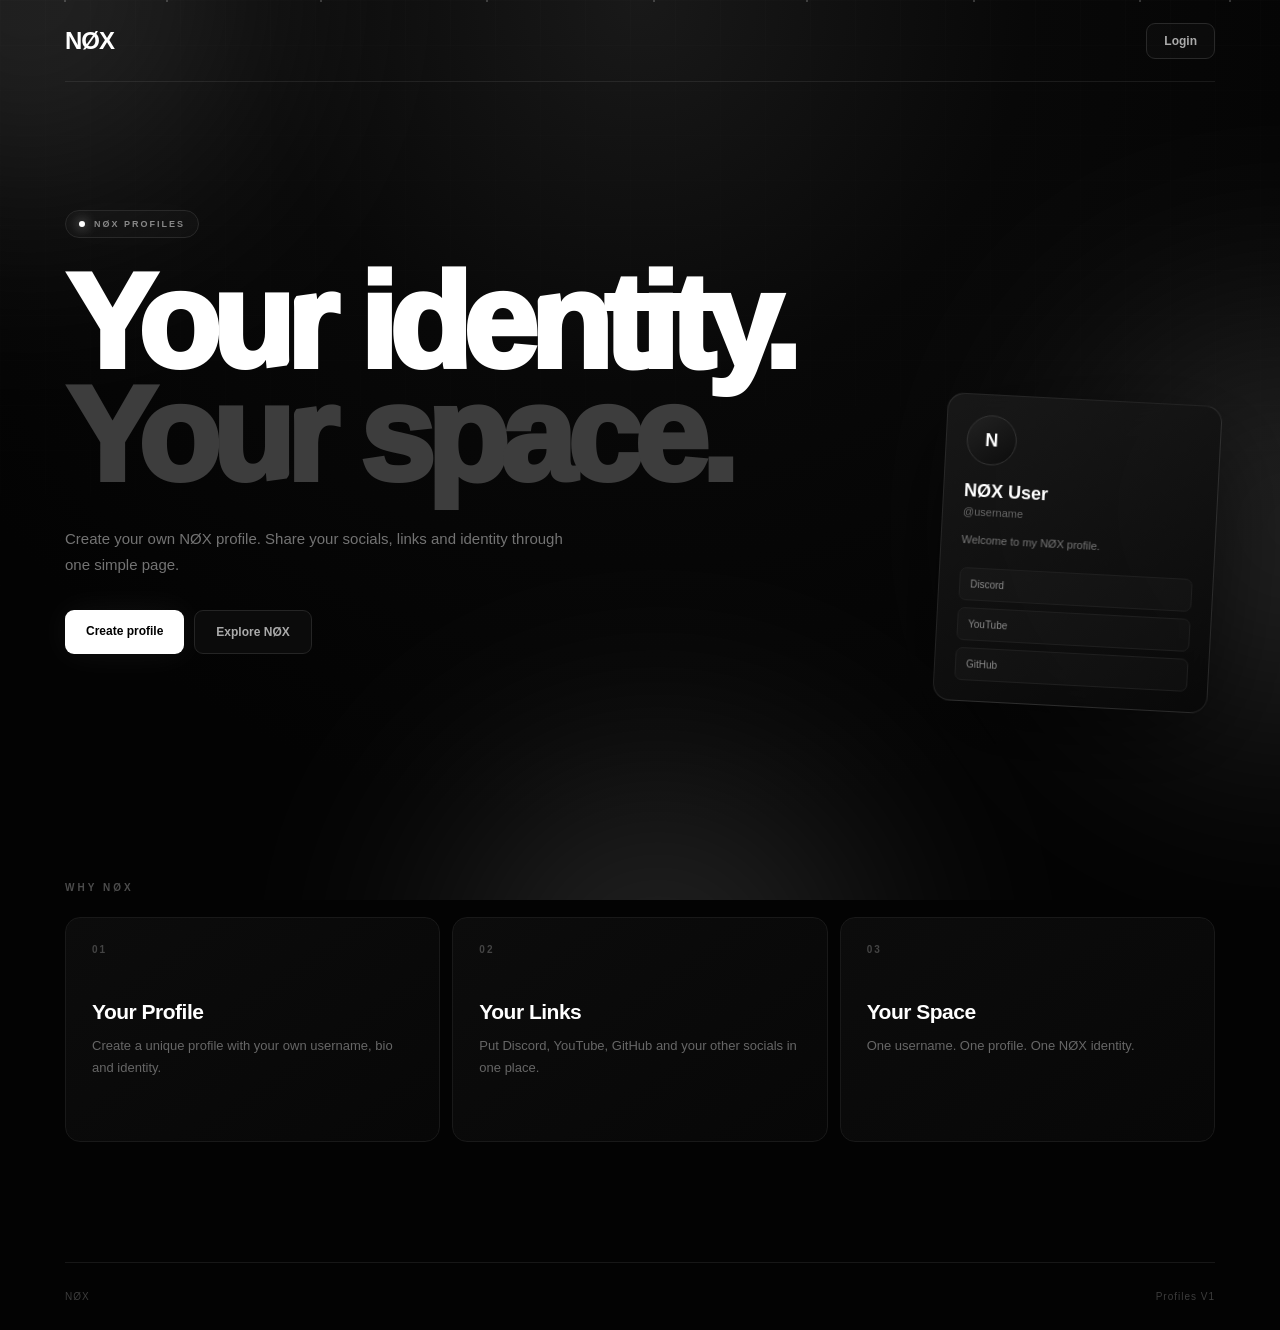
<file: index.html>
<!DOCTYPE html>
<html lang="es">
<head>
<meta charset="UTF-8">
<meta name="viewport" content="width=device-width, initial-scale=1.0">
<meta name="theme-color" content="#050505">

<title>NØX — Profiles</title>

<style>
/* =========================
   RESET
========================= */

* {
    margin: 0;
    padding: 0;
    box-sizing: border-box;
}

html {
    scroll-behavior: smooth;
}

body {
    min-height: 100vh;
    overflow-x: hidden;

    background: #030303;
    color: #fff;

    font-family:
        Inter,
        Arial,
        Helvetica,
        sans-serif;
}

/* =========================
   BACKGROUND
========================= */

.background {
    position: fixed;
    inset: 0;

    overflow: hidden;

    z-index: -10;

    background:
        radial-gradient(
            circle at 50% 0%,
            #191919 0%,
            #080808 35%,
            #030303 75%
        );
}

.grid {
    position: absolute;
    inset: 0;

    opacity: .25;

    background-image:
        linear-gradient(
            rgba(255,255,255,.035) 1px,
            transparent 1px
        ),
        linear-gradient(
            90deg,
            rgba(255,255,255,.035) 1px,
            transparent 1px
        );

    background-size: 45px 45px;

    mask-image:
        linear-gradient(
            to bottom,
            black,
            transparent 90%
        );
}

/* LIGHT ORBS */

.orb {
    position: absolute;

    width: 420px;
    height: 420px;

    border-radius: 50%;

    filter: blur(120px);

    opacity: .13;

    background: white;

    animation: orbMove 12s ease-in-out infinite;
}

.orb.one {
    top: -220px;
    left: -180px;
}

.orb.two {
    right: -220px;
    top: 35%;

    animation-delay: -5s;
}

.orb.three {
    bottom: -280px;
    left: 35%;

    animation-delay: -8s;
}

@keyframes orbMove {

    0%,100% {
        transform:
            translate3d(0,0,0)
            scale(1);
    }

    50% {
        transform:
            translate3d(50px,35px,0)
            scale(1.15);
    }
}

/* =========================
   PARTICLES
========================= */

.particles {
    position: absolute;
    inset: 0;
}

.particle {
    position: absolute;

    width: 2px;
    height: 2px;

    border-radius: 50%;

    background: white;

    opacity: .25;

    animation:
        particleMove
        linear
        infinite;
}

@keyframes particleMove {

    from {
        transform:
            translateY(110vh)
            scale(.5);
    }

    50% {
        opacity: .35;
    }

    to {
        transform:
            translateY(-20vh)
            scale(1);
        opacity: 0;
    }
}

/* =========================
   MAIN
========================= */

.container {
    width: min(1150px, 92%);

    margin: auto;
}

/* =========================
   NAVBAR
========================= */

nav {
    height: 82px;

    display: flex;
    align-items: center;
    justify-content: space-between;

    border-bottom:
        1px solid
        rgba(255,255,255,.08);

    animation:
        navIn
        .8s
        ease
        both;
}

@keyframes navIn {

    from {
        opacity: 0;
        transform: translateY(-18px);
    }

    to {
        opacity: 1;
        transform: translateY(0);
    }
}

.logo {
    color: white;

    text-decoration: none;

    font-size: 24px;

    font-weight: 900;

    letter-spacing: -1px;
}

.logo:hover {
    opacity: .75;
}

/* LOGIN */

.login {
    position: relative;

    padding: 10px 17px;

    border:
        1px solid
        #292929;

    border-radius: 9px;

    background: rgba(255,255,255,.025);

    color: #aaa;

    text-decoration: none;

    font-size: 12px;

    font-weight: 700;

    transition:
        .25s ease;
}

.login:hover {
    color: #000;

    background: #fff;

    border-color: #fff;

    transform:
        translateY(-2px);
}

/* =========================
   HERO
========================= */

.hero {
    min-height: 700px;

    display: flex;
    align-items: center;

    position: relative;
}

.hero-content {
    max-width: 850px;

    animation:
        heroIn
        1s
        cubic-bezier(.2,.8,.2,1)
        both;
}

@keyframes heroIn {

    from {
        opacity: 0;

        transform:
            translateY(35px)
            scale(.98);
    }

    to {
        opacity: 1;

        transform:
            translateY(0)
            scale(1);
    }
}

/* BADGE */

.badge {
    width: fit-content;

    display: flex;
    align-items: center;
    gap: 9px;

    padding: 8px 13px;

    border:
        1px solid
        #292929;

    border-radius: 100px;

    background:
        rgba(255,255,255,.025);

    color: #888;

    font-size: 9px;

    font-weight: 800;

    letter-spacing: 2px;

    box-shadow:
        0 0 35px
        rgba(255,255,255,.025);
}

.badge-dot {
    width: 6px;
    height: 6px;

    border-radius: 50%;

    background: white;

    box-shadow:
        0 0 12px
        rgba(255,255,255,.8);

    animation:
        pulse
        2s
        infinite;
}

@keyframes pulse {

    0%,100% {
        opacity: .5;
        transform: scale(.8);
    }

    50% {
        opacity: 1;
        transform: scale(1.2);
    }
}

/* TITLE */

h1 {
    margin-top: 28px;

    font-size:
        clamp(
            62px,
            10.5vw,
            135px
        );

    line-height: .84;

    letter-spacing:
        clamp(
            -8px,
            -0.7vw,
            -5px
        );

    font-weight: 950;
}

.title-gray {
    color: #3d3d3d;
}

/* DESCRIPTION */

.description {
    max-width: 520px;

    margin-top: 34px;

    color: #737373;

    font-size: 15px;

    line-height: 1.75;
}

/* =========================
   BUTTONS
========================= */

.buttons {
    display: flex;

    gap: 10px;

    margin-top: 32px;
}

.button {
    position: relative;

    padding: 14px 21px;

    border-radius: 9px;

    text-decoration: none;

    font-size: 12px;

    font-weight: 800;

    transition:
        transform .25s ease,
        box-shadow .25s ease,
        border-color .25s ease;
}

.button:hover {
    transform:
        translateY(-4px);
}

.primary {
    color: #000;

    background: #fff;

    box-shadow:
        0 0 35px
        rgba(255,255,255,.06);
}

.primary:hover {
    box-shadow:
        0 15px 45px
        rgba(255,255,255,.14);
}

.secondary {
    color: #aaa;

    background: #0b0b0b;

    border:
        1px solid
        #252525;
}

.secondary:hover {
    color: #fff;

    border-color: #444;
}

/* =========================
   PROFILE PREVIEW
========================= */

.profile-preview {
    position: absolute;

    right: 0;

    bottom: 75px;

    width: 275px;

    padding: 20px;

    border:
        1px solid
        rgba(255,255,255,.1);

    border-radius: 17px;

    background:
        linear-gradient(
            145deg,
            rgba(25,25,25,.9),
            rgba(7,7,7,.9)
        );

    backdrop-filter:
        blur(18px);

    box-shadow:
        0 35px 100px
        rgba(0,0,0,.6);

    transform:
        rotate(3deg);

    animation:
        floatingCard
        5s
        ease-in-out
        infinite;
}

@keyframes floatingCard {

    0%,100% {
        transform:
            translateY(0)
            rotate(3deg);
    }

    50% {
        transform:
            translateY(-15px)
            rotate(1deg);
    }
}

.avatar {
    width: 50px;
    height: 50px;

    display: flex;
    align-items: center;
    justify-content: center;

    border-radius: 50%;

    border:
        1px solid
        #333;

    background:
        linear-gradient(
            145deg,
            #222,
            #0c0c0c
        );

    font-size: 18px;

    font-weight: 900;
}

.preview-name {
    margin-top: 16px;

    font-size: 18px;

    font-weight: 800;
}

.preview-user {
    margin-top: 4px;

    color: #666;

    font-size: 11px;
}

.preview-bio {
    margin-top: 14px;

    color: #777;

    font-size: 11px;

    line-height: 1.6;
}

.preview-links {
    display: grid;

    gap: 7px;

    margin-top: 18px;
}

.preview-link {
    padding: 10px;

    border:
        1px solid
        #1e1e1e;

    border-radius: 7px;

    background:
        rgba(255,255,255,.02);

    color: #888;

    font-size: 10px;

    transition: .2s;
}

.preview-link:hover {
    color: white;

    border-color: #333;
}

/* =========================
   FEATURES
========================= */

.features {
    padding:
        100px
        0
        120px;
}

.section-label {
    margin-bottom: 24px;

    color: #4c4c4c;

    font-size: 10px;

    font-weight: 800;

    letter-spacing: 3px;
}

.cards {
    display: grid;

    grid-template-columns:
        repeat(3, 1fr);

    gap: 12px;
}

.card {
    min-height: 225px;

    padding: 26px;

    border:
        1px solid
        #191919;

    border-radius: 15px;

    background:
        linear-gradient(
            145deg,
            #0c0c0c,
            #070707
        );

    transition:
        .3s ease;
}

.card:hover {
    transform:
        translateY(-8px);

    border-color:
        #303030;

    box-shadow:
        0 25px 80px
        rgba(0,0,0,.4);
}

.card-number {
    color: #444;

    font-size: 10px;

    font-weight: 800;

    letter-spacing: 2px;
}

.card h2 {
    margin-top: 45px;

    font-size: 21px;

    letter-spacing: -.5px;
}

.card p {
    margin-top: 11px;

    color: #666;

    font-size: 13px;

    line-height: 1.7;
}

/* =========================
   FOOTER
========================= */

footer {
    display: flex;

    align-items: center;
    justify-content: space-between;

    padding:
        28px
        0;

    border-top:
        1px solid
        #171717;

    color: #3d3d3d;

    font-size: 10px;

    letter-spacing: 1px;
}

/* =========================
   MOBILE
========================= */

@media (max-width: 900px) {

    .profile-preview {
        display: none;
    }

    .hero {
        min-height: 650px;
    }
}

@media (max-width: 650px) {

    .container {
        width: 90%;
    }

    nav {
        height: 70px;
    }

    .logo {
        font-size: 21px;
    }

    .login {
        padding:
            9px 14px;
    }

    .hero {
        min-height: 650px;

        align-items: flex-start;
    }

    h1 {
        margin-top: 25px;

        font-size:
            clamp(
                58px,
                17vw,
                85px
            );

        letter-spacing: -5px;
    }

    .description {
        margin-top: 27px;

        font-size: 14px;
    }

    .buttons {
        width: 100%;

        flex-direction: column;

        gap: 9px;
    }

    .button {
        width: 100%;

        padding: 15px;

        text-align: center;
    }

    .features {
        padding-top: 60px;
    }

    .cards {
        grid-template-columns: 1fr;
    }

    .card {
        min-height: 190px;
    }

    .card h2 {
        margin-top: 32px;
    }

    footer {
        padding-bottom: 25px;
    }
}

/* =========================
   REDUCE MOTION
========================= */

@media (prefers-reduced-motion: reduce) {

    *,
    *::before,
    *::after {
        animation-duration: .01ms !important;
        animation-iteration-count: 1 !important;
        transition-duration: .01ms !important;
    }
}
</style>
</head>

<body>

<!-- BACKGROUND -->

<div class="background">

    <div class="grid"></div>

    <div class="orb one"></div>
    <div class="orb two"></div>
    <div class="orb three"></div>

    <div class="particles">

        <span
            class="particle"
            style="left:5%;animation-duration:14s;">
        </span>

        <span
            class="particle"
            style="left:13%;animation-duration:18s;">
        </span>

        <span
            class="particle"
            style="left:25%;animation-duration:12s;">
        </span>

        <span
            class="particle"
            style="left:38%;animation-duration:17s;">
        </span>

        <span
            class="particle"
            style="left:51%;animation-duration:20s;">
        </span>

        <span
            class="particle"
            style="left:63%;animation-duration:15s;">
        </span>

        <span
            class="particle"
            style="left:76%;animation-duration:19s;">
        </span>

        <span
            class="particle"
            style="left:89%;animation-duration:13s;">
        </span>

        <span
            class="particle"
            style="left:96%;animation-duration:16s;">
        </span>

    </div>

</div>


<div class="container">

<!-- NAV -->

<nav>

    <a
        href="index.html"
        class="logo">
        NØX
    </a>

    <a
        href="login.html"
        class="login">
        Login
    </a>

</nav>


<!-- HERO -->

<section class="hero">

    <div class="hero-content">

        <div class="badge">

            <span class="badge-dot"></span>

            NØX PROFILES

        </div>


        <h1>

            Your identity.<br>

            <span class="title-gray">
                Your space.
            </span>

        </h1>


        <p class="description">

            Create your own NØX profile.
            Share your socials, links and
            identity through one simple page.

        </p>


        <div class="buttons">

            <a
                href="register.html"
                class="button primary">

                Create profile

            </a>


            <a
                href="#features"
                class="button secondary">

                Explore NØX

            </a>

        </div>

    </div>


    <!-- PROFILE CARD -->

    <div class="profile-preview">

        <div class="avatar">
            N
        </div>

        <div class="preview-name">
            NØX User
        </div>

        <div class="preview-user">
            @username
        </div>

        <div class="preview-bio">
            Welcome to my NØX profile.
        </div>

        <div class="preview-links">

            <div class="preview-link">
                Discord
            </div>

            <div class="preview-link">
                YouTube
            </div>

            <div class="preview-link">
                GitHub
            </div>

        </div>

    </div>

</section>


<!-- FEATURES -->

<section
    class="features"
    id="features">

    <div class="section-label">
        WHY NØX
    </div>


    <div class="cards">

        <div class="card">

            <div class="card-number">
                01
            </div>

            <h2>
                Your Profile
            </h2>

            <p>
                Create a unique profile
                with your own username,
                bio and identity.
            </p>

        </div>


        <div class="card">

            <div class="card-number">
                02
            </div>

            <h2>
                Your Links
            </h2>

            <p>
                Put Discord, YouTube,
                GitHub and your other
                socials in one place.
            </p>

        </div>


        <div class="card">

            <div class="card-number">
                03
            </div>

            <h2>
                Your Space
            </h2>

            <p>
                One username.
                One profile.
                One NØX identity.
            </p>

        </div>

    </div>

</section>


<!-- FOOTER -->

<footer>

    <span>
        NØX
    </span>

    <span>
        Profiles V1
    </span>

</footer>

</div>

</body>
</html>
</file>
